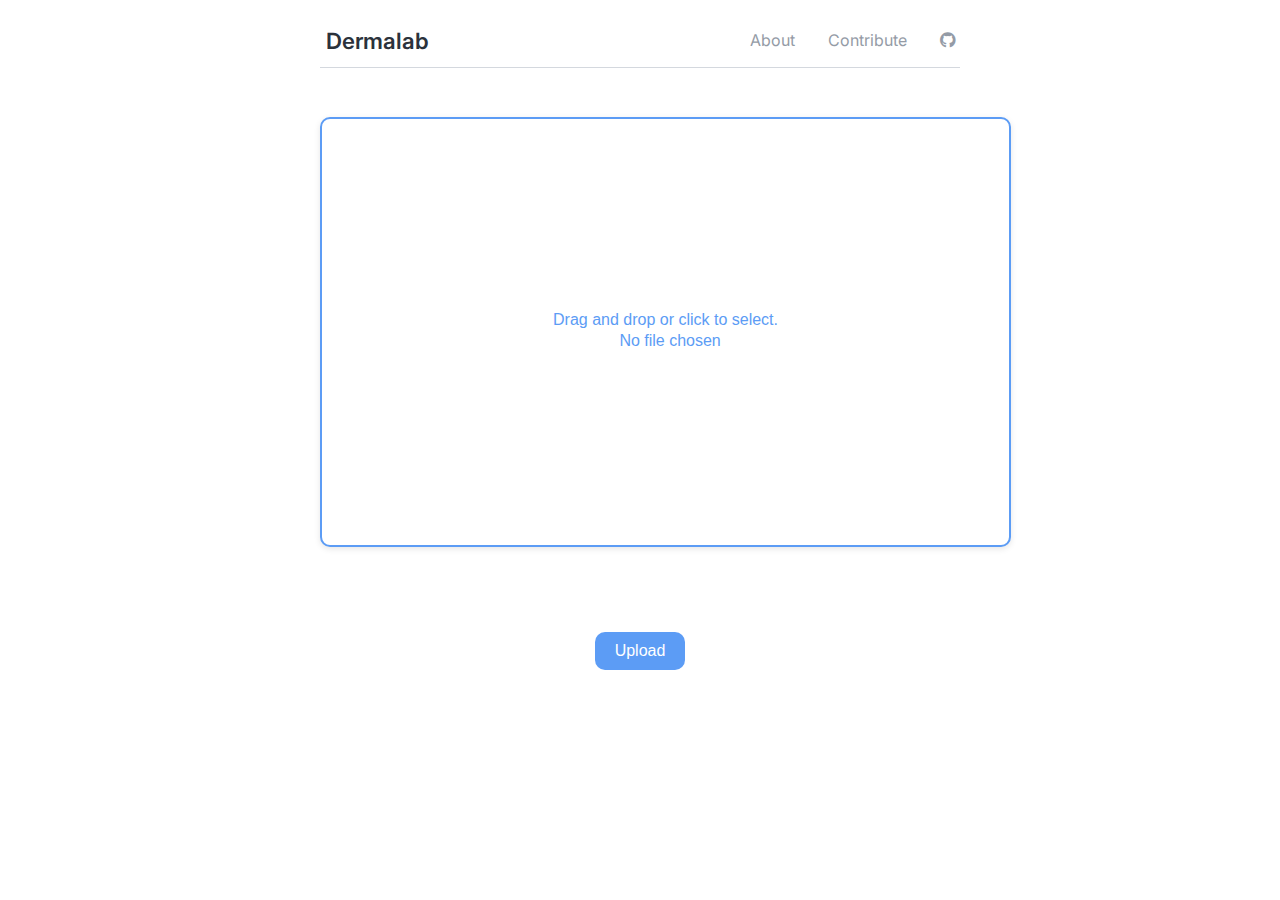
<file: templates/index.html>
<!DOCTYPE html>
<html lang="en">

<head>
    <meta charset="UTF-8">
    <meta name="viewport" content="width=device-width, initial-scale=1.0">
    <title>Dermalab</title>
    <link rel="preconnect" href="https://fonts.googleapis.com">
    <link rel="preconnect" href="https://fonts.gstatic.com" crossorigin>
    <link href="https://fonts.googleapis.com/css2?family=Inter:wght@200;400;500;600;700&display=swap" rel="stylesheet">
    <link rel="stylesheet" href="https://cdnjs.cloudflare.com/ajax/libs/font-awesome/5.15.3/css/all.min.css">
    <link href="/static/styles/styles.css" rel="stylesheet">
</head>

<body>
    <header>
        <div class="header-left">
            <a href = "index.html" class = "logo-link"><h1 class="logo">Dermalab</h1></a>
        </div>
        <div class="header-right">
            <nav class="menu-items">
                <a href="#" class="menu-link">About</a>
                <a href="#" class="menu-link">Contribute</a>
                <a href="#" class="github-icon"><i class="fab fa-github"></i></a>
            </nav>
        </div>
    </header>

    <main>
        <div class="main-content-wrapper">
            <form action="/" method="POST" enctype="multipart/form-data">
                <input type="file" name="image_upload" accept="image/*" required>
                <br>
                <input type="submit" value="Upload">
            </form>
        </div>
    </main>
</body>

</html>
</file>
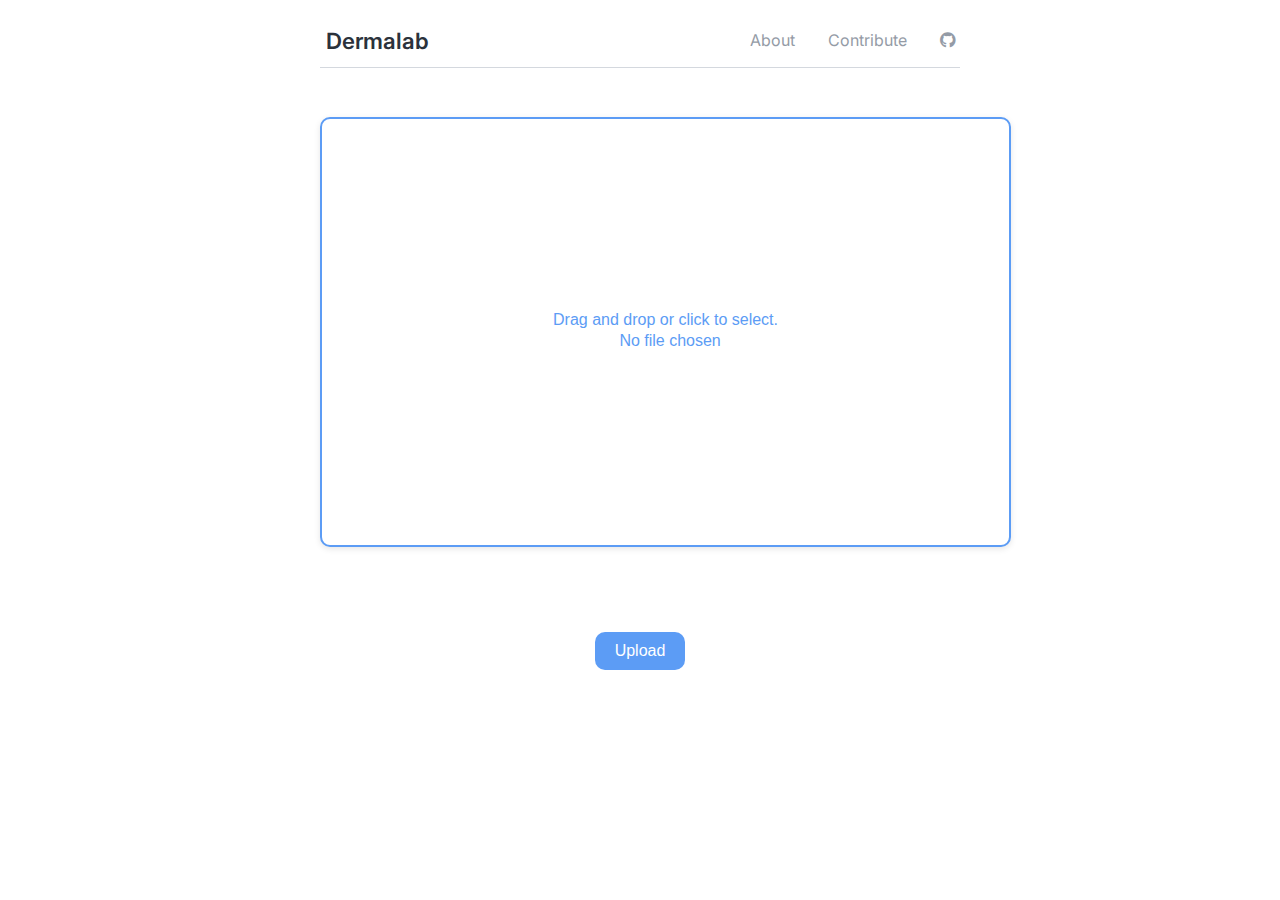
<file: templates/id.html>
<!DOCTYPE html>
<html lang="en">

<head>
    <meta charset="UTF-8">
    <meta name="viewport" content="width=device-width, initial-scale=1.0">
    <title>Dermalab</title>
    <link rel="preconnect" href="https://fonts.googleapis.com">
    <link rel="preconnect" href="https://fonts.gstatic.com" crossorigin>
    <link href="https://fonts.googleapis.com/css2?family=Inter:wght@200;400;500;600;700&display=swap" rel="stylesheet">
    <link rel="stylesheet" href="https://cdnjs.cloudflare.com/ajax/libs/font-awesome/5.15.3/css/all.min.css">
    <link href="/static/styles/styles.css" rel="stylesheet">
</head>

<body>
    <header>
        <div class="header-left">
            <a href = "../lab.html" class = "logo-link"><h1 class="logo">Dermalab</h1></a>
        </div>
        <div class="header-right">
            <nav class="menu-items">
                <a href="#" class="menu-link">About</a>
                <a href="#" class="menu-link">Contribute</a>
                <a href="#" class="github-icon"><i class="fab fa-github"></i></a>
            </nav>
        </div>
    </header>

    <main>
        <div class="main-content-wrapper">
            <form action="/" method="POST" enctype="multipart/form-data">
                <input type="file" name="image_upload" accept="image/*" required>
                <br>
                <input type="submit" value="Upload">
            </form>
        </div>
    </main>
</body>

</html>
</file>
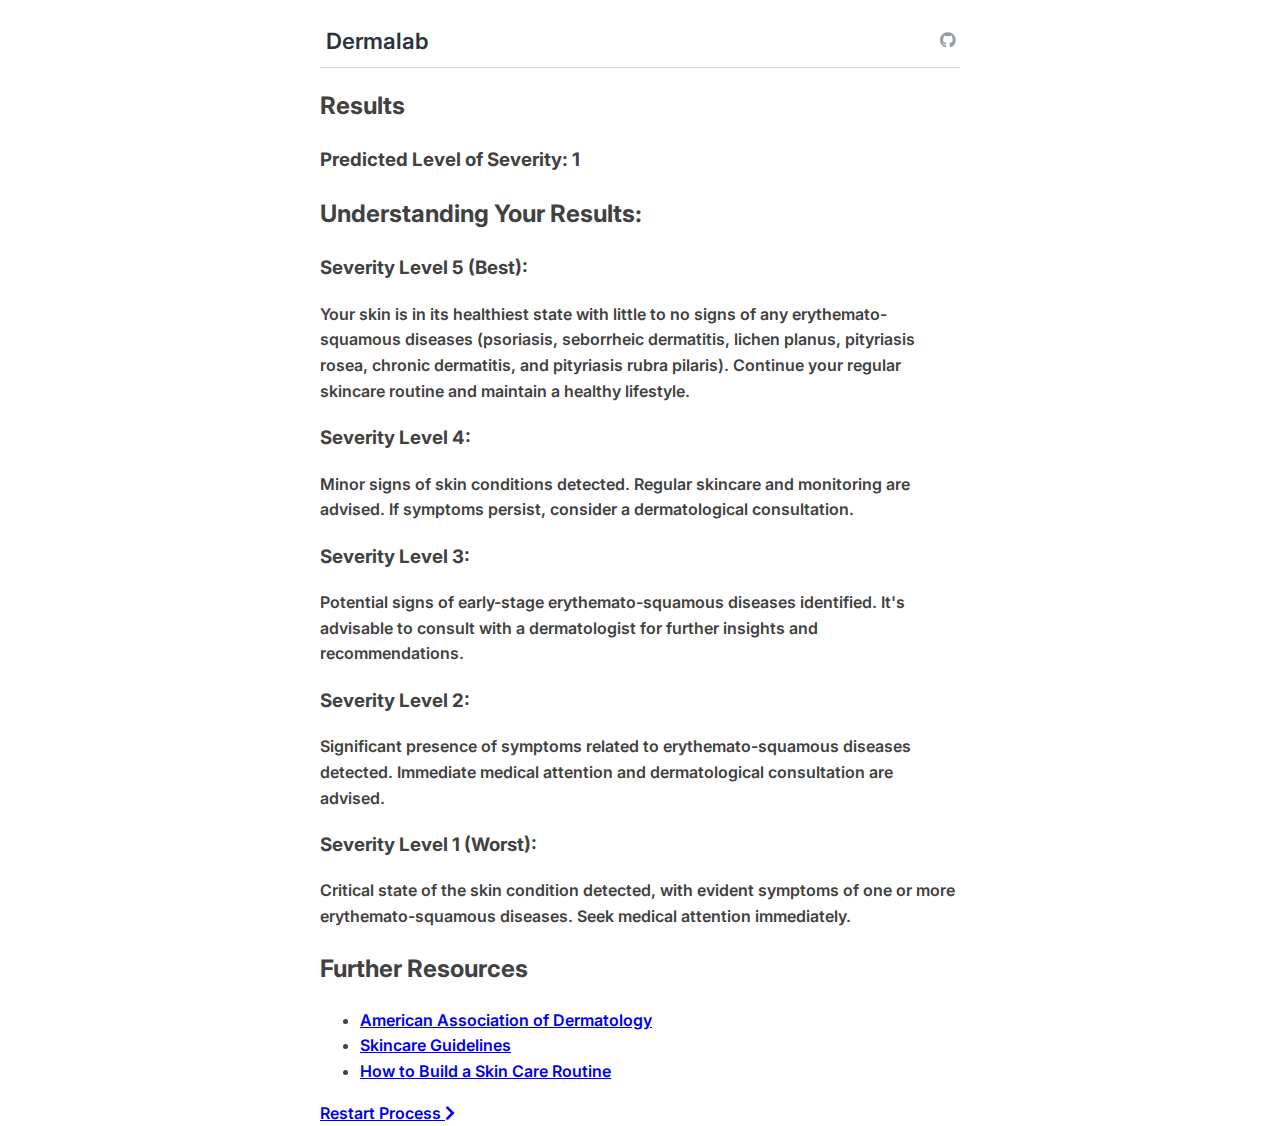
<file: templates/result.html>
<!DOCTYPE html>
<html lang="en">

<head>
    <meta charset="UTF-8">
    <meta name="viewport" content="width=device-width, initial-scale=1.0">
    <title>Algo Results - Dermalab</title>
    <link rel="preconnect" href="https://fonts.googleapis.com">
    <link rel="preconnect" href="https://fonts.gstatic.com" crossorigin>
    <link href="https://fonts.googleapis.com/css2?family=Inter:wght@200;400;500;600;700&display=swap" rel="stylesheet">
    <link rel="stylesheet" href="https://cdnjs.cloudflare.com/ajax/libs/font-awesome/5.15.3/css/all.min.css">
    <link href="/static/styles/styles.css" rel="stylesheet">
    <link href="/static/styles/subpage.css" rel="stylesheet">
</head>

<body>
    <header>
        <div class="header-left">
            <a href = "http://127.0.0.1:3000/index.html" class = "logo-link"><h1 class="logo">Dermalab</h1></a>
        </div>
        <div class="header-right">
            <nav class="menu-items">
                <a href="https://github.com/vishruthb/dermalab" target="_blank" class="github-icon"><i class="fab fa-github"></i></a>
            </nav>
        </div>
    </header>

    <body>
        <section class="main-content-wrapper">
            <h2 class="call-to">Results</h2>
        <h3>Predicted Level of Severity: <span class = "pred">1</span></h3>

        <section class="results-documentation">
            <h2>Understanding Your Results:</h2>
            <!-- Severity Level 5 -->
            <div class="severity-level" id="level5">
                <h3>Severity Level 5 (Best):</h3>
                <p>Your skin is in its healthiest state with little to no signs of any erythemato-squamous diseases (psoriasis, seborrheic dermatitis, lichen planus, pityriasis rosea, chronic dermatitis, and pityriasis rubra pilaris). Continue your regular skincare routine and maintain a healthy lifestyle.</p>
            </div>
            <!-- Severity Level 4 -->
            <div class="severity-level" id="level4">
                <h3>Severity Level 4:</h3>
                <p>Minor signs of skin conditions detected. Regular skincare and monitoring are advised. If symptoms persist, consider a dermatological consultation.</p>
            </div>
            <!-- Severity Level 3 -->
            <div class="severity-level" id="level3">
                <h3>Severity Level 3:</h3>
                <p>Potential signs of early-stage erythemato-squamous diseases identified. It's advisable to consult with a dermatologist for further insights and recommendations.</p>
            </div>
            <!-- Severity Level 2 -->
            <div class="severity-level" id="level2">
                <h3>Severity Level 2:</h3>
                <p>Significant presence of symptoms related to erythemato-squamous diseases detected. Immediate medical attention and dermatological consultation are advised.</p>
            </div>
            <!-- Severity Level 1 -->
            <div class="severity-level" id="level1">
                <h3>Severity Level 1 (Worst):</h3>
                <p>Critical state of the skin condition detected, with evident symptoms of one or more erythemato-squamous diseases. Seek medical attention immediately.</p>
            </div>
        
            <h2>Further Resources</h2>
            <ul class="resources-list">
                <li><a class = "base-link" href="https://www.aad.org/">American Association of Dermatology</a></li>
                <li><a class = "base-link" href="https://www.nytimes.com/guides/tmagazine/skincare-routine">Skincare Guidelines</a></li>
                <li><a class = "base-link" href="https://www.medicalnewstoday.com/categories/dermatology">How to Build a Skin Care Routine</a></li>
            </ul>
            
            <a class = "base-button" href="http://127.0.0.1:3000/">Restart Process <i class="fa fa-chevron-right"></i>
            </a>

        </section></section>
    </body>

</html>
</file>
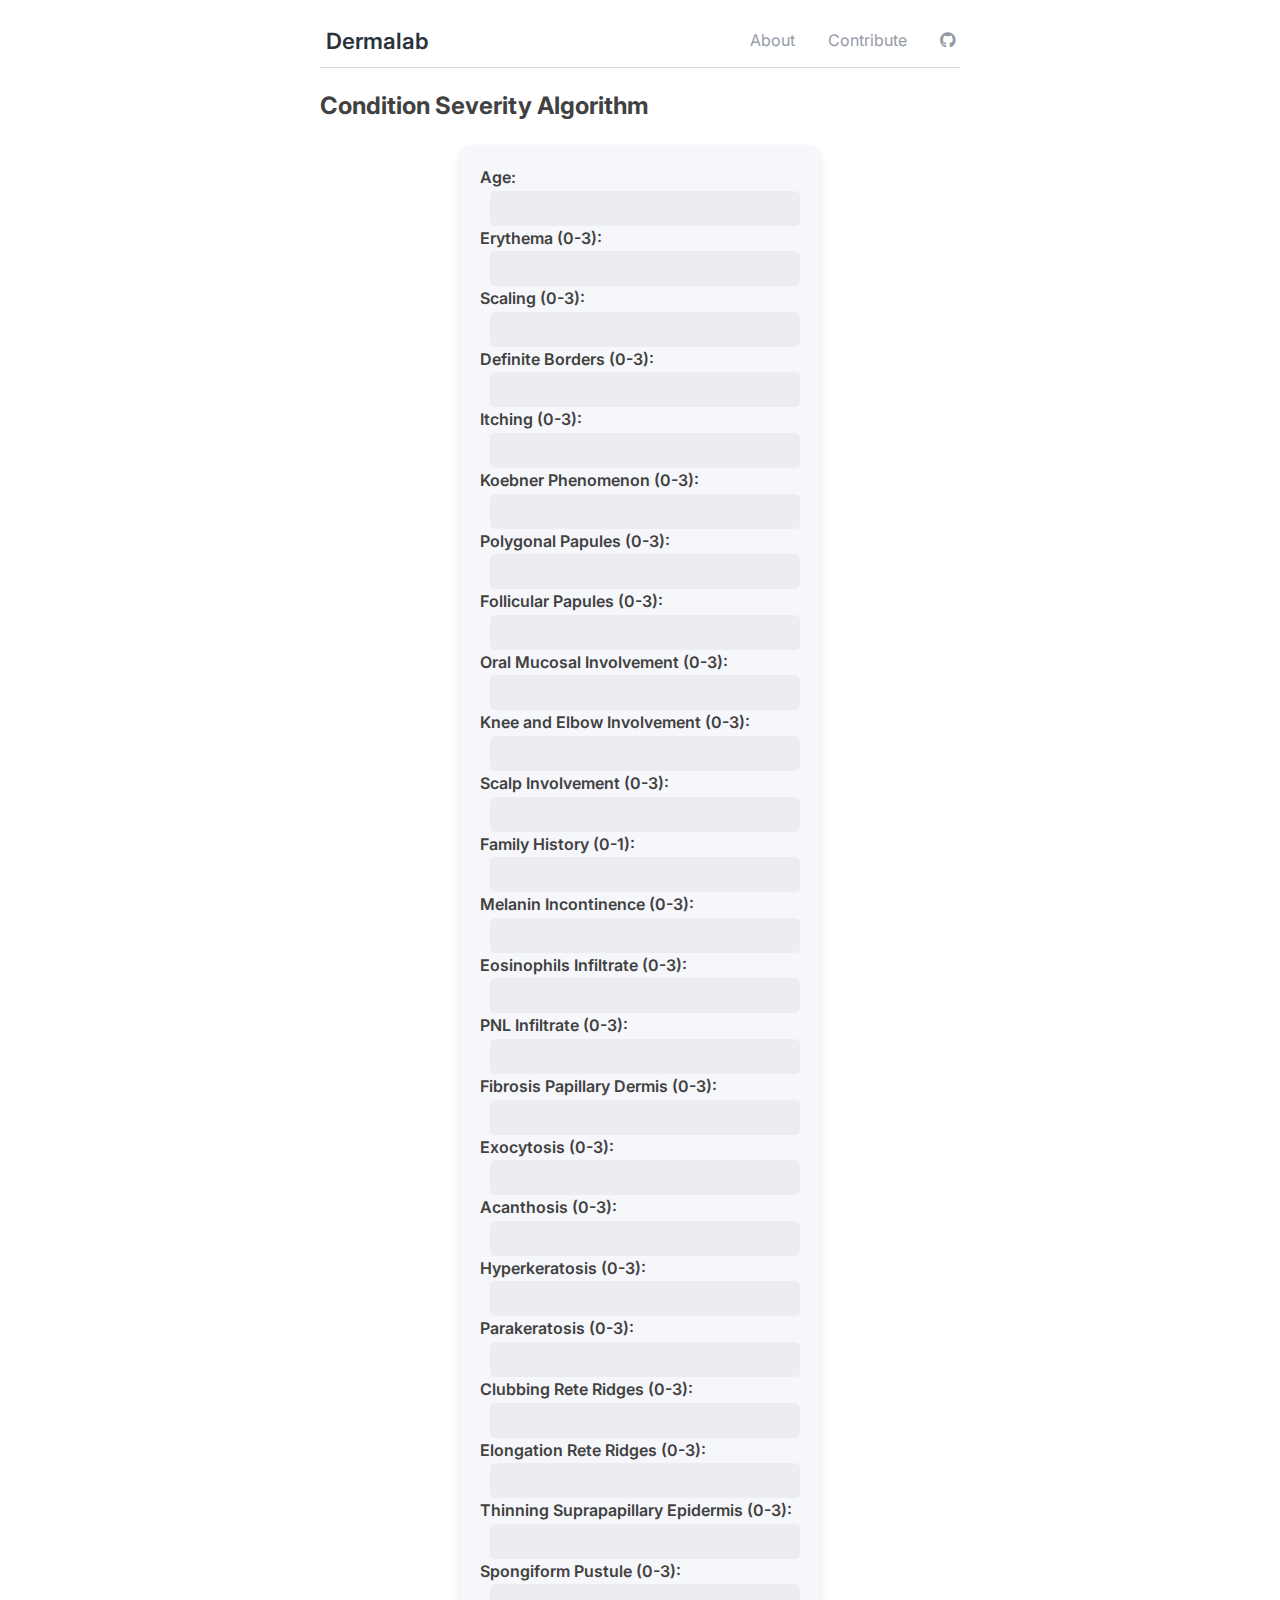
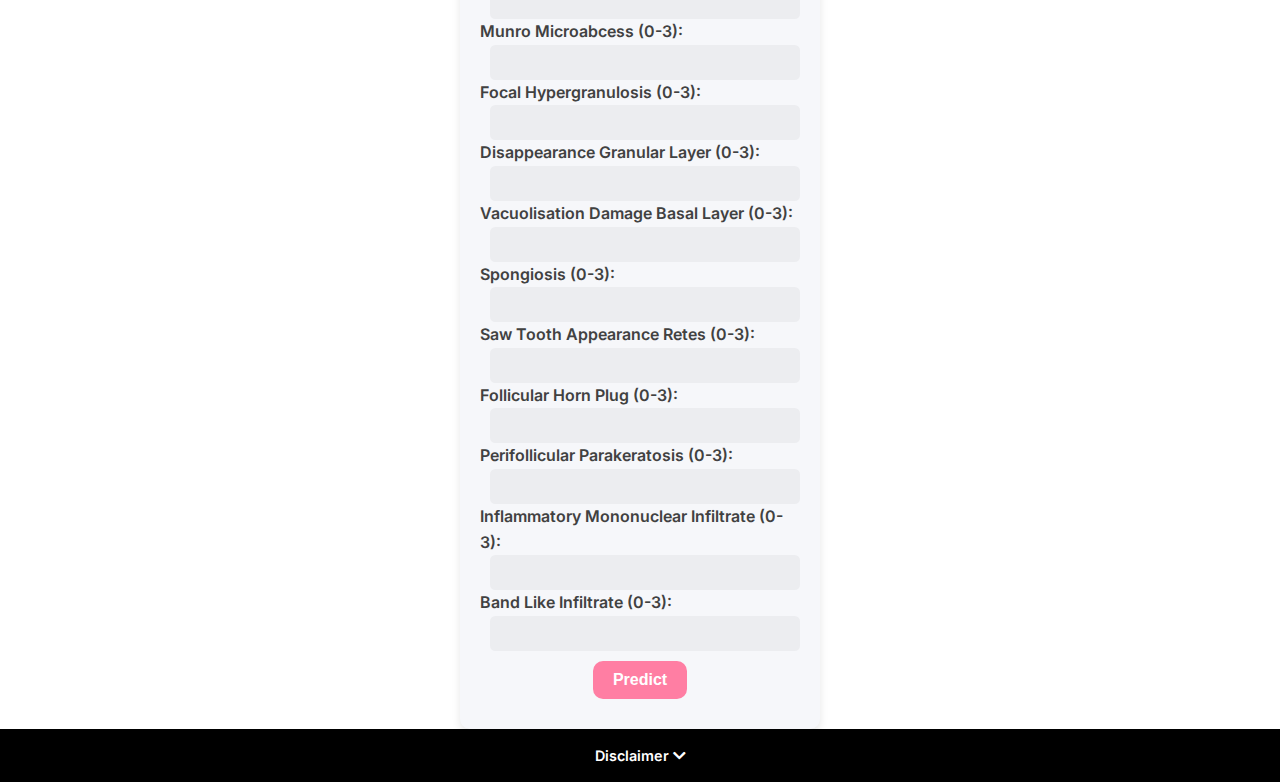
<file: templates/severity.html>
<!DOCTYPE html>
<html lang="en">

<head>
    <meta charset="UTF-8">
    <meta name="viewport" content="width=device-width, initial-scale=1.0">
    <title>Analysis - Dermalabs</title>
    <link rel="preconnect" href="https://fonts.googleapis.com">
    <link rel="preconnect" href="https://fonts.gstatic.com" crossorigin>
    <link href="https://fonts.googleapis.com/css2?family=Inter:wght@200;400;500;600;700&display=swap" rel="stylesheet">
    <link rel="stylesheet" href="https://cdnjs.cloudflare.com/ajax/libs/font-awesome/5.15.3/css/all.min.css">
    <link href="/static/styles/styles.css" rel="stylesheet">
    <link href="/static/styles/subpage.css" rel="stylesheet">
</head>

<body>
    <header>
        <div class="header-left">
            <a href = "../index.html" class = "logo-link"><h1 class="logo">Dermalab</h1></a>
        </div>
        <div class="header-right">
            <nav class="menu-items">
                <a href="#" class="menu-link">About</a>
                <a href="#" class="menu-link">Contribute</a>
                <a href="https://github.com/vishruthb/dermalab" target="_blank" class="github-icon"><i class="fab fa-github"></i></a>
            </nav>
        </div>
    </header>

    <section class="main-content-wrapper">
        <h2 class="call-to">Condition Severity Algorithm</h2>
        
        <form action="/result" method="post" class="conditions">
            <!-- Wrap each input field in a div for more control -->
            
            <div class="condition-questions">
                Age: <input type="number" name="age" required>
                Erythema (0-3): <input type="number" name="erythema" min="0" max="3" required>
                Scaling (0-3): <input type="number" name="scaling" min="0" max="3" required>
                Definite Borders (0-3): <input type="number" name="definite_borders" min="0" max="3" required>
                Itching (0-3): <input type="number" name="itching" min="0" max="3" required>
                Koebner Phenomenon (0-3): <input type="number" name="koebner_phenomenon" min="0" max="3" required>
                Polygonal Papules (0-3): <input type="number" name="polygonal_papules" min="0" max="3" required>
                Follicular Papules (0-3): <input type="number" name="follicular_papules" min="0" max="3" required>
                Oral Mucosal Involvement (0-3): <input type="number" name="oral_mucosal_involvement" min="0" max="3" required>
                Knee and Elbow Involvement (0-3): <input type="number" name="knee_and_elbow_involvement" min="0" max="3" required>
                Scalp Involvement (0-3): <input type="number" name="scalp_involvement" min="0" max="3" required>
                Family History (0-1): <input type="number" name="family_history" min="0" max="1" required>
                Melanin Incontinence (0-3): <input type="number" name="melanin_incontinence" min="0" max="3" required>
                Eosinophils Infiltrate (0-3): <input type="number" name="eosinophils_infiltrate" min="0" max="3" required>
                PNL Infiltrate (0-3): <input type="number" name="PNL_infiltrate" min="0" max="3" required>
                Fibrosis Papillary Dermis (0-3): <input type="number" name="fibrosis_papillary_dermis" min="0" max="3" required>
                Exocytosis (0-3): <input type="number" name="exocytosis" min="0" max="3" required>
                Acanthosis (0-3): <input type="number" name="acanthosis" min="0" max="3" required>
                Hyperkeratosis (0-3): <input type="number" name="hyperkeratosis" min="0" max="3" required>
                Parakeratosis (0-3): <input type="number" name="parakeratosis" min="0" max="3" required>
                Clubbing Rete Ridges (0-3): <input type="number" name="clubbing_rete_ridges" min="0" max="3" required>
                Elongation Rete Ridges (0-3): <input type="number" name="elongation_rete_ridges" min="0" max="3" required>
                Thinning Suprapapillary Epidermis (0-3): <input type="number" name="thinning_suprapapillary_epidermis" min="0" max="3" required>
                Spongiform Pustule (0-3): <input type="number" name="spongiform_pustule" min="0" max="3" required>
                Munro Microabcess (0-3): <input type="number" name="munro_microabcess" min="0" max="3" required>
                Focal Hypergranulosis (0-3): <input type="number" name="focal_hypergranulosis" min="0" max="3" required>
                Disappearance Granular Layer (0-3): <input type="number" name="disappearance_granular_layer" min="0" max="3" required>
                Vacuolisation Damage Basal Layer (0-3): <input type="number" name="vacuolisation_damage_basal_layer" min="0" max="3" required>
                Spongiosis (0-3): <input type="number" name="spongiosis" min="0" max="3" required>
                Saw Tooth Appearance Retes (0-3): <input type="number" name="saw_tooth_appearance_retes" min="0" max="3" required>
                Follicular Horn Plug (0-3): <input type="number" name="follicular_horn_plug" min="0" max="3" required>
                Perifollicular Parakeratosis (0-3): <input type="number" name="perifollicular_parakeratosis" min="0" max="3" required>
                Inflammatory Mononuclear Infiltrate (0-3): <input type="number" name="inflammatory_mononuclear_infiltrate" min="0" max="3" required>
                Band Like Infiltrate (0-3): <input type="number" name="band_like_infiltrate" min="0" max="3" required>
                <input type="submit" value="Predict">
            </div>
        </form>
    </section>
</body>

<footer>
    <div class="disclaimer-toggle">
        <span id="disclaimer-header">Disclaimer <i class="fa fa-chevron-down" id="disclaimer-chevron"></i></span>
        <div id="disclaimer-content" style="display: none;">
            The information and results provided by Dermalab are for informational purposes only and are not intended as a substitute for professional medical advice, diagnosis, or treatment. Always seek the advice of your physician or another qualified health provider with any questions you may have regarding a medical condition. Do not disregard professional medical advice or delay in seeking it because of something you have read or interpreted on this website. Use of this website and its services does not establish a doctor-patient relationship. Dermalab is not responsible for any decisions or actions taken based on the information provided herein.
        </div>
    </div>

    <script>
        document.getElementById("disclaimer-header").addEventListener("click", function() {
            var content = document.getElementById("disclaimer-content");
            var chevron = document.getElementById("disclaimer-chevron");
            var toggleDiv = document.querySelector(".disclaimer-toggle");
            if (content.style.display === "none") {
                content.style.display = "block";
                toggleDiv.classList.add("expanded");
                chevron.className = "fa fa-chevron-up";
            } else {
                content.style.display = "none";
                toggleDiv.classList.remove("expanded");
                chevron.className = "fa fa-chevron-down";
            }
        });
    </script>
</footer>

</html>
</file>
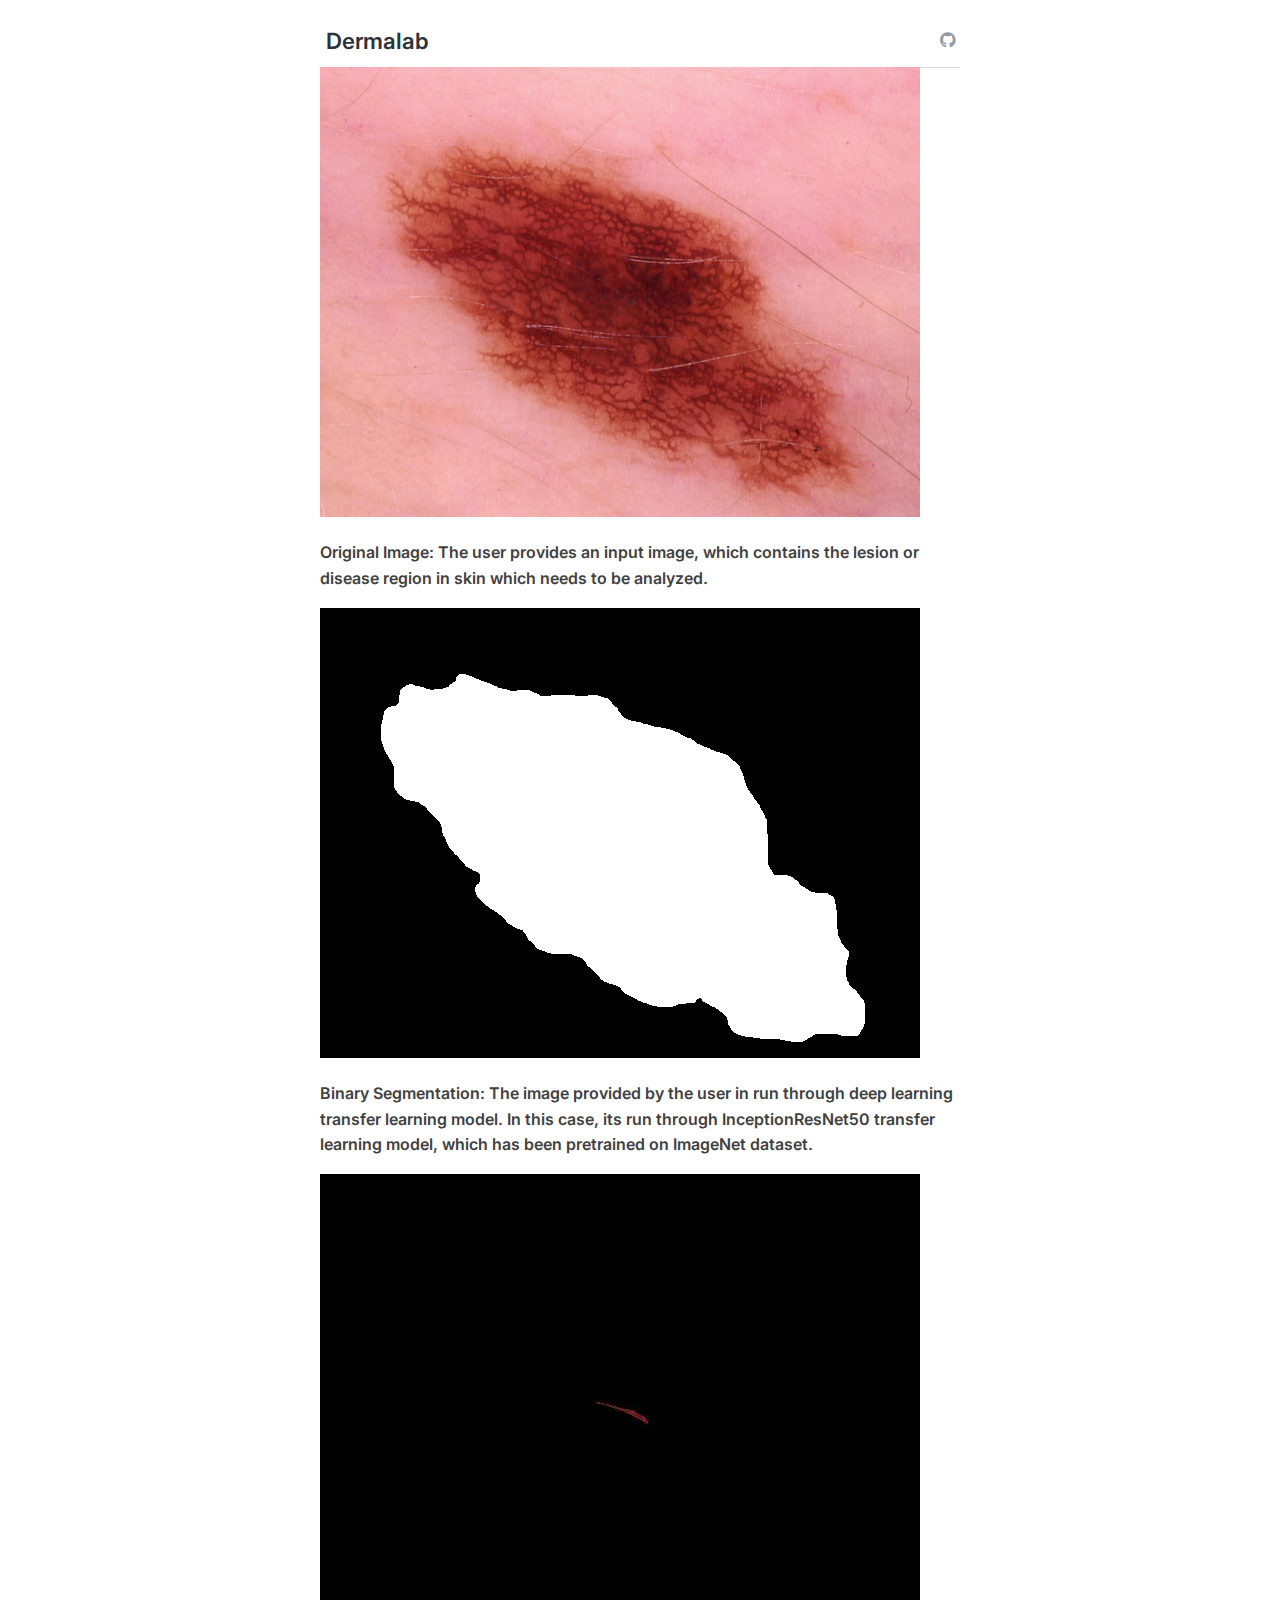
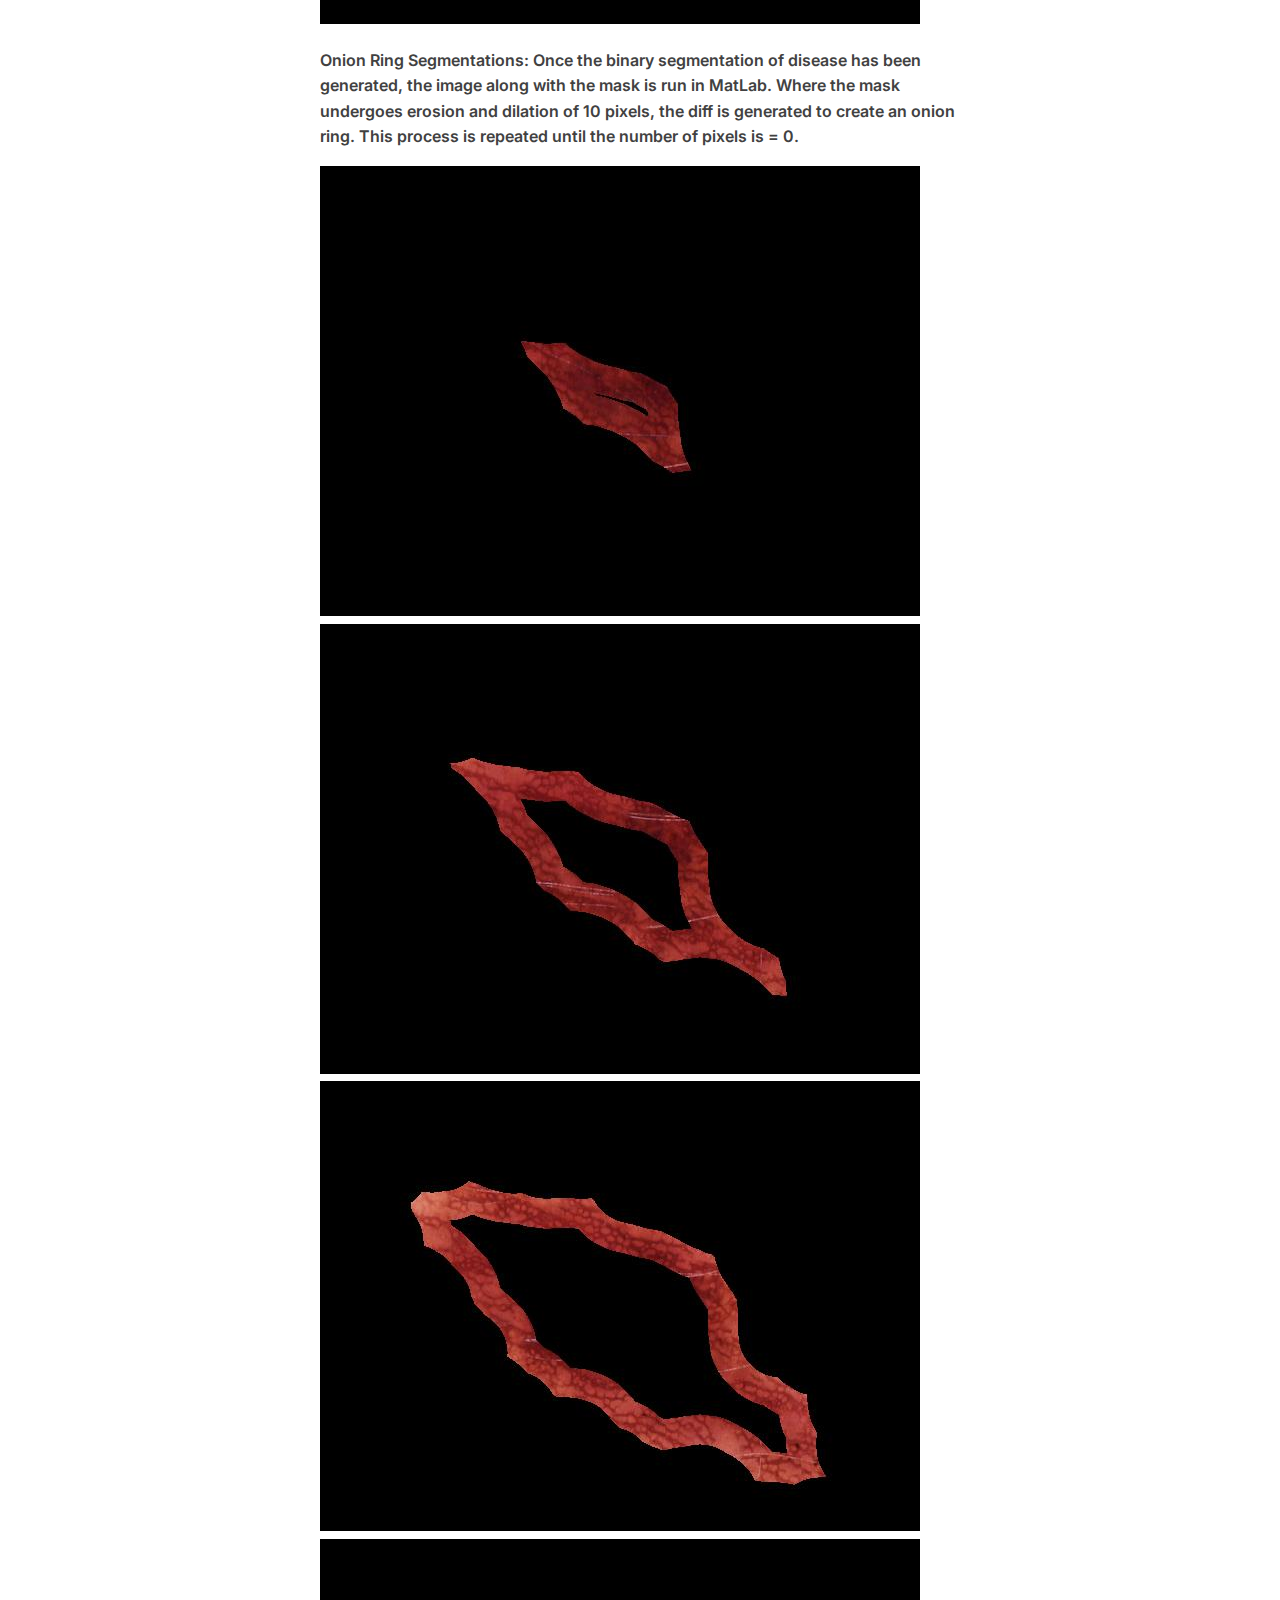
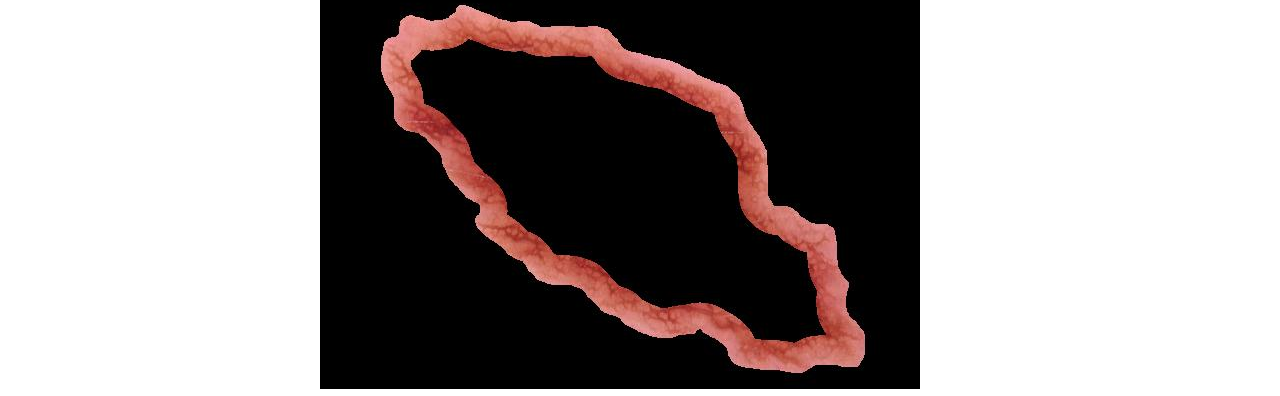
<file: templates/spread.html>
<!DOCTYPE html>
<html lang="en">

<head>
    <meta charset="UTF-8">
    <meta name="viewport" content="width=device-width, initial-scale=1.0">
    <title>Spread Analysis - Dermalab</title>
    <link rel="preconnect" href="https://fonts.googleapis.com">
    <link rel="preconnect" href="https://fonts.gstatic.com" crossorigin>
    <link href="https://fonts.googleapis.com/css2?family=Inter:wght@200;400;500;600;700&display=swap" rel="stylesheet">
    <link rel="stylesheet" href="https://cdnjs.cloudflare.com/ajax/libs/font-awesome/5.15.3/css/all.min.css">
    <link href="/static/styles/styles.css" rel="stylesheet">
</head>

<body>

<!-- HEADER -->
<header>
    <div class="header-left">
        <a href = "../index.html" class = "logo-link"><h1 class="logo">Dermalab</h1></a>
    </div>
    <div class="header-right">
        <nav class="menu-items">
            <a href="https://github.com/vishruthb/dermalab" target="_blank" class="github-icon"><i class="fab fa-github"></i></a>
        </nav>
    </div>
</header>

<!-- MAIN CONTENT -->
<main>
    <div class="main-content-wrapper">

        <!-- IMAGE 1 -->
        <div class="image-section">
            <img src="/static/assets/1-normal.jpg" alt="Description for Image 1">
            <p>Original Image: The user provides an input image, which contains the lesion or disease region in skin which needs to be analyzed.</p>
        </div>

        <!-- IMAGE 2 -->
        <div class="image-section">
            <img src="/static/assets/1-binary.png" alt="Description for Image 2">
            <p>Binary Segmentation: The image provided by the user in run through deep learning transfer learning model. In this case, its run through InceptionResNet50 transfer learning model, which has been pretrained on ImageNet dataset.</p>
        </div>

        <!-- IMAGE 3 -->
        <div class="image-section">
            <img src="/static/assets/2-onion.jpg" alt="Description for Image 3">
            <p>Onion Ring Segmentations: Once the binary segmentation of disease has been generated, the image along with the mask is run in MatLab. Where the mask undergoes erosion and dilation of 10 pixels, the diff is generated to create an onion ring. This process is repeated until the number of pixels is = 0.</p>
        </div>

        <!-- IMAGE 4 -->
        <div class="image-section">
            <img src="/static/assets/3-onion.jpg" alt="Description for Image 4">
        </div>

        <!-- IMAGE 5 -->
        <div class="image-section">
            <img src="/static/assets/4-onion.jpg" alt="Description for Image 5">
        </div>

        <!-- IMAGE 6 -->
        <div class="image-section">
            <img src="/static/assets/5-onion.jpg" alt="Description for Image 6">
        </div>

        <!-- IMAGE 7 -->
        <div class="image-section">
            <img src="/static/assets/6-onion.jpg" alt="Description for Image 7">
        </div>

    </div>
</main>



<script src="/static/scripts/scripts.js"></script>
</body>

</html>
</file>
<file: static/styles/styles.css>
/* Responsive Design - Using Flexbox and Media Queries */

/* For tablets and smaller screens */
@media (max-width: 768px) {
    .header-left, .header-right {
        flex-direction: column;
    }

    header {
        flex-direction: column;
        align-items: center;
    }

    .main-content-wrapper {
        width: 80%; /* increased width for smaller screens */
    }

    .condition-option {
        width: calc(50% - 10px); /* Half width minus half gap for breathing room */
        margin-right: 20px;
    }
}

/* For mobile and smaller screens */
@media (max-width: 480px) {
    .main-content-wrapper {
        width: 90%; /* further increased width for mobile screens */
    }

    .info-text {
        font-size: 2.5em; /* reduce font size for better fit */
    }
    .condition-option {
        width: 100%; 
        margin-right: 0;
    }
}


/* Global Styles */
body {
    font-family: "Inter", ui-sans-serif;
    font-weight: 600;
    background: #fff;
    margin: 0;
    padding: 0;
    line-height: 1.6;
    color: #414141;
    display: flex;
    flex-direction: column;
    min-height: 100vh;
}

/* Header */

header {
    flex-wrap: wrap;
    display: flex;
    justify-content: space-between;
    align-items: center;
    width: 50%;
    margin: 0 auto;
    padding: 5px 0px;
    padding-top: 20px;
    position: relative;
}

.header-left, .header-right {
    flex: 1;
    display: flex;
    align-items: center;
}

.header-left {
    justify-content: flex-start;
}

.header-right {
    justify-content: flex-end;
}

header::before {
    content: "";
    position: absolute;
    height: 1.3px;
    width: 100%;
    background-color: #d4d8de;
    top: 100%;
    left: 0;
    z-index: -1;
}

.logo {
    font-size: 1.4em;
    font-weight: 600;
    font-family: 'Inter', sans-serif;
    margin: 0;
    color: #2b323b;
    z-index: 1;
    text-decoration: none;
    padding: 3px 6px;
    border-radius: 5px;
    transition: background-color 0.1s ease-in, color 0.1s ease-in;
}

.logo-link {
    text-decoration: none;
}

.logo-link:hover .logo {
    background-color: #e7ebed;
}

.menu-items {
    display: flex;
    align-items: center;
    gap: 25px;
    font-family: 'Inter', sans-serif;
    font-weight: 400;
    z-index: 1;
}

.menu-link, .github-icon {
    display: inline-block;
    transition: color 0.05s ease-in-out;
    color: #949ba6;
    text-decoration: none;
    font-size: 1em;
    padding: 2px 4px; /* Add padding for a better visual effect on hover */
    border-radius: 5px; /* Rounded corners */
    transition: background-color 0.1s ease-in, color 0.1s ease-in;
}
.logo:hover {
    background-color: #e7ebed; /* light gray background */
}

.menu-link:hover, .github-icon:hover {
    background-color: #e7ebed; /* light gray background */
    color: #67717f; /* Black text color */
}

.menu-link:active, .github-icon:active, .logo:active {
    background-color: #d0d4d5;
}

/* Main Content */
.main-content-wrapper {
    width: 50%;
    margin: 0 auto;
}

.info-text {
    max-width: 80%;
    font-size: 4em;
    margin-left: 0;
    text-align: left;
    color: #44474b;
    font-family: 'Inter', sans-serif;
    font-weight: 600;
    line-height: 1.4;
}

.highlight-logo {
    font-size: 2em;
    background-color: #d6e3f8;
    padding: 10px 15px;
    border-radius: 8px;
    color: #5c9cf5;
    margin-top: 30px;
}

.conditions {
    display: flex;
    flex-wrap: wrap; /* Allow wrapping for the flex items */
    justify-content: space-between; /* Distributes the items evenly */
    align-items: start;
    width: 50%; /* Match the width of the header */
    margin: 0 auto; /* Center the conditions on the page */
    gap: 10px; /* Gap between each condition */
    text-decoration: none;
}

.condition-option {
    width: 25%;/* One-third width minus gap for breathing room */
    font-size: 1.5em;
    text-align: left; /* Left align text */
    padding: 30px;
    border-radius: 10px;
    cursor: pointer;
    background-color: #fff;
    box-shadow: 0 4px 8px rgba(0, 0, 0, 0.1); 
    transition: all 0.3s ease-in-out, border-color 0.3s ease-in-out; /* Added border-color to transitions */
    margin-bottom: 10px; 
    border: 2px solid transparent; /* Transparent border to maintain layout */
    text-decoration: none;
}

.condition-option[data-condition="psoriasis"]:hover {
    margin-top: -5px; 
    margin-bottom: 30px; 
    box-shadow: 0 6px 12px rgba(0, 0, 0, 0.15); 
    border-color: #5c9cf5; /* Update the border color on hover */
}

.condition-option[data-condition="eczema"]:hover {
    margin-top: -5px; 
    margin-bottom: 30px; 
    box-shadow: 0 6px 12px rgba(0, 0, 0, 0.15); 
    border-color: #ff7ea3; /* Update the border color on hover */
}

.condition-option[data-condition="acne"]:hover {
    margin-top: -5px; 
    margin-bottom: 30px; 
    box-shadow: 0 6px 12px rgba(0, 0, 0, 0.15); 
    border-color: #f8e892; /* Update the border color on hover */
}

.condition-title {
    font-size: 1.4em; /* Font size for the title */
    margin-bottom: 10px; /* Space between title and blurb */
    text-decoration: none;
    color: #2c3138;
    font-weight: 700;
}

.condition-blurb {
    font-size: 0.9em; /* Font size for the blurb */
    color: #44474b; /* Color for the blurb */
    text-decoration: none;
    font-weight: 400;
}

/* Footer */
footer {
    margin-top: auto;
    padding: 15px 0;
    text-align: center;
    font-size: 0.9em;
    background: #000;
    color: #fff;
}

footer a {
    color: #fff;
    text-decoration: none;
}

footer a:hover {
    text-decoration: underline;
}

/* Style for the input[type=file] */
input[type="file"] {
    display: block; /* Make it a block element */
    margin: 50px auto; /* Center it with auto margin on the sides and provide some vertical space */
    background-color: white;
    border: 2px solid #5c9cf5;
    border-radius: 10px;
    padding: 30%;
    font-size: 1em;
    text-align: center;
    cursor: pointer;
    color: #5c9cf5; /* Same color as the border for the placeholder text */
    box-shadow: 0 2px 6px rgba(0,0,0,0.1); /* Optional: Adds a subtle shadow */
}

/* Change the default text of the file input to "Drag and drop or click to select" */
input[type="file"]::-webkit-file-upload-button {
    visibility: hidden;
}

input[type="file"]::before {
    content: "Drag and drop or click to select.";
    display: block;
    text-align: center;
    cursor: pointer;
}

/* Upload Button */
input[type="submit"] {
    display: block;
    margin: 10px auto; /* Center it */
    background-color: #5c9cf5;
    color: #fff; /* White text color */
    padding: 10px 20px;
    border-radius: 10px;
    border: none;
    font-size: 1em;
    font-weight: 400;
    cursor: pointer;
    border: 1px;
}

input[type="submit"]:hover {
    background-color: #649fff; /* A shade lighter than #5c9cf5 */
}

.lab-options {
    display: flex;
    justify-content: center; /* Center horizontally */
    align-items: center; /* Center vertically */
    width: 50%; /* Match the width of the header */
    margin: 50px auto; /* Center the conditions on the page */
    gap: 2%; /* Add a gap between the boxes */
    text-decoration: none;
}

.options-box {
    width: 49%; /* Close to half the width of its parent container, minus 2% to account for the gap */
    font-size: 1.5em;
    text-align: left; /* Left align text */
    padding: 50px;
    height: 250px;
    border-radius: 10px;
    cursor: pointer;
    background-color: #f6f7fa;
    box-shadow: 0 4px 8px rgba(0, 0, 0, 0.1);
    transition: all 0.1s ease-in, border-color 0.1s ease-in; /* Added border-color to transitions */
    margin-bottom: 10px; 
    border: 2px solid #e8ecf1; /* Transparent border to maintain layout */
    text-decoration: none;
}

.options-box:hover {
    border-color: #dde9ff;
    background-color: #ebf1ff;
    transform: translateY(-2px); /* Slightly moves the box upwards */
    box-shadow: 0 4px 8px rgba(0, 0, 0, 0.15), 0 8px 16px rgba(0, 0, 0, 0.1);
}

.options-box:active {
    background-color: #dde9ff;
}
</file>
<file: static/styles/subpage.css>
/* Form Styles */

form {
    width: auto;
    margin: 50px auto;
    font-family: 'Inter', sans-serif;
    padding: 20px;
    border-radius: 10px;
    background-color: #f6f7fa;
    box-shadow: 0 4px 8px rgba(0, 0, 0, 0.1);
}

fieldset {
    border: 2px solid #ffe5ed;
    border-radius: 10px;
    padding: 20px;
    margin-bottom: 20px;
    position: relative;
}

legend {
    font-weight: 600;
    color: #ff7ea3;
}

input[type="text"], input[type="email"], textarea, select {
    width: 100%;
    padding: 10px 15px;
    margin-bottom: 20px;
    border: 2px solid #ffe5ed;
    border-radius: 8px;
    font-size: 1em;
    font-family: 'Inter', sans-serif;
}

label {
    display: block;
    margin-bottom: 10px;
    color: #ff7ea3;
    font-weight: 600;
}

.help-tooltip {
    position: absolute;
    top: 5px;
    right: 5px;
    background-color: #ff7ea3;
    color: #fff;
    border-radius: 50%;
    width: 20px;
    height: 20px;
    text-align: center;
    line-height: 20px;
    font-size: 0.8em;
    cursor: pointer;
}

.help-tooltip:hover::after {
    content: attr(data-tooltip);
    position: absolute;
    top: 30px;
    right: 0;
    background-color: #ff7ea3;
    color: #fff;
    border-radius: 5px;
    padding: 5px 10px;
    font-size: 0.8em;
    font-weight: 400;
    white-space: nowrap;
}

input[type="submit"] {
    background-color: #ff7ea3;
    color: #fff;
    padding: 10px 20px;
    border: none;
    border-radius: 10px;
    font-weight: 600;
    cursor: pointer;
    transition: background-color 0.1s ease-in;
}

input[type="submit"]:hover {
    background-color: #ff9ab0;
}

/* Global Styles for the Form Questions */
.condition-questions {
    display: flex;
    flex-direction: column;
}

.condition-questions > div {
    margin-bottom: 15px;
}

/* Style for input fields */
.condition-questions input[type="number"] {
    border-radius: 0.4em;
    background-color: #ecedf0;
    color: #828488;
    border: 2px solid transparent; /* Initially transparent border */
    padding: 8px 12px;
    margin-left: 10px;
}

/* Change styles when an input field is selected/focused */
.condition-questions input[type="number"]:focus {
    outline: none;
    border-color: #5c9cf5;
}

/* Placeholder color for the input fields */
.condition-questions input[type="number"]::placeholder {
    color: #828488;
}
</file>
